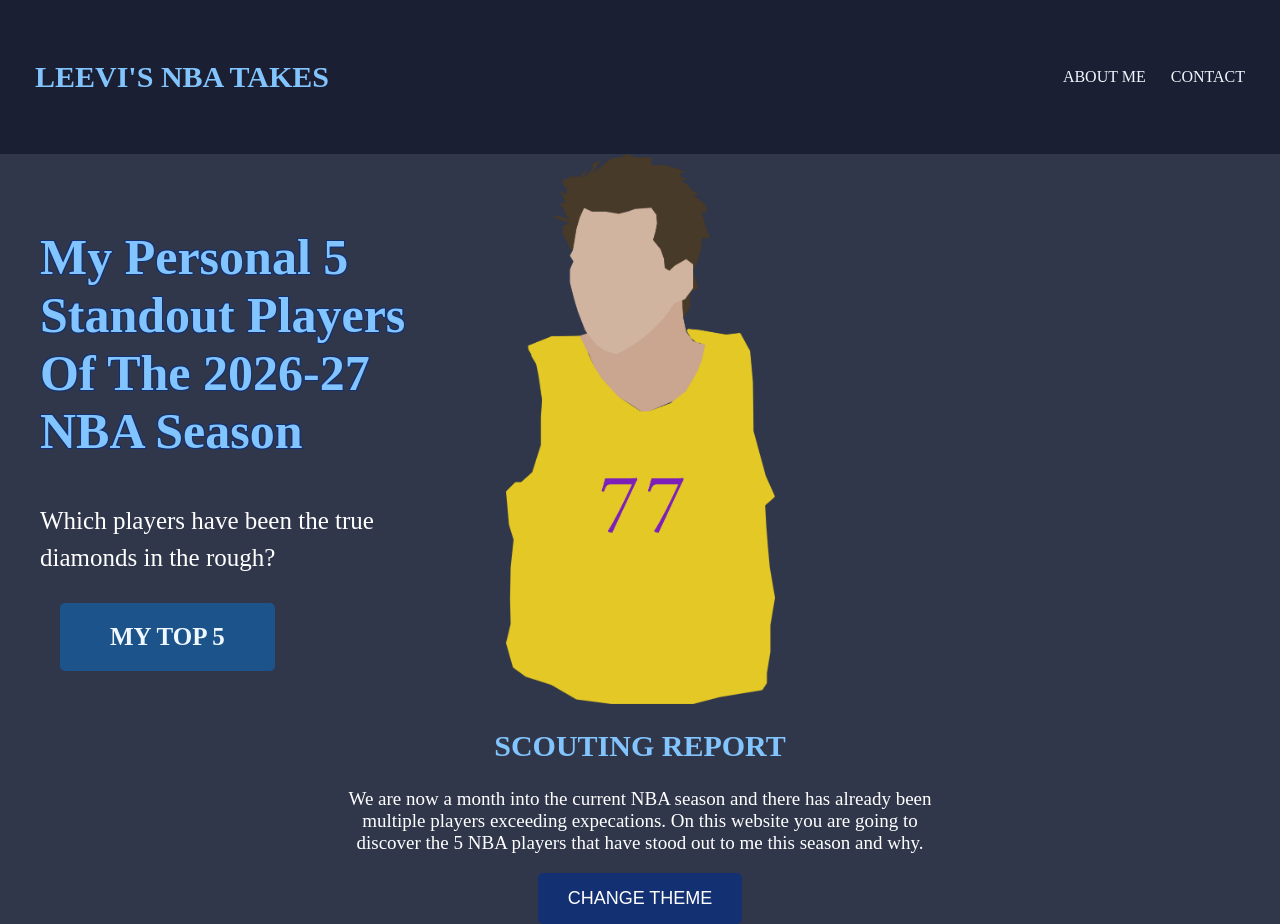
<file: index.html>
<!DOCTYPE html>
<html lang="en">
<head>
    <meta charset="UTF-8">
    <meta name="viewport" content="width=device-width, initial-scale=1.0">
    <title>Leevi's NBA Takes</title>
    <link rel="stylesheet" href="style.css">
    <link rel="icon" type="image/jpg" href="Website icon.jpg">

</head>

<body>

  <!-- Navigationsmeny längst upp på hemsidan med hemsidans namn och länkar till andra sidor. -->
    <nav>
<h2>LEEVI'S NBA TAKES</h2>

<div class="nav-links">
    <a href="about me.html" >ABOUT ME</a>
    <a href="kontakt.html" >CONTACT</a>



    </div>
    </nav>


<section class="burgers">


    <!-- Huvudrubrik for själva "content" och kort underrubrik-->
<div class="burgers-text" >

    <h1>My Personal 5 Standout Players Of The 2026-27 NBA Season</h1>
<p>
    Which players have been the true diamonds in the rough?

</p>


<!-- En klickbar knapp som tar besökaren till sidan MY TOP 5. -->
<a href="my top 5.html" class="button">
MY TOP 5
</a>
</div>
</section>


<!-- Introduktionssektion med en rubrik, en kort beskrivning av hemsidan och en knapp för att byta tema. -->
<section class="intro">

    

    <h2>SCOUTING REPORT</h2>

    <p>
    
    We are now a month into the current NBA season and there has already been multiple players exceeding expecations.
   On this website you are going to discover the 5 NBA players that have stood out to me this season and why.

    </p>

<!-- JavaScript som gör det möjligt att växla mellan ljust och mörkt tema genom att klicka på knappen. -->

    <button onclick="changetheme()">CHANGE THEME</button>


<script>

    function changetheme() {

    document.body.classList.toggle("dark-theme");

    if (document.body.classList.contains("dark-theme")) {
        localStorage.setItem("theme", "dark");
    } else {
        localStorage.setItem("theme", "blue");
    }

}

if (localStorage.getItem("theme") == "dark") {
    document.body.classList.add("dark-theme");
}
   
</script>

</section>

</body>
</html>
</file>
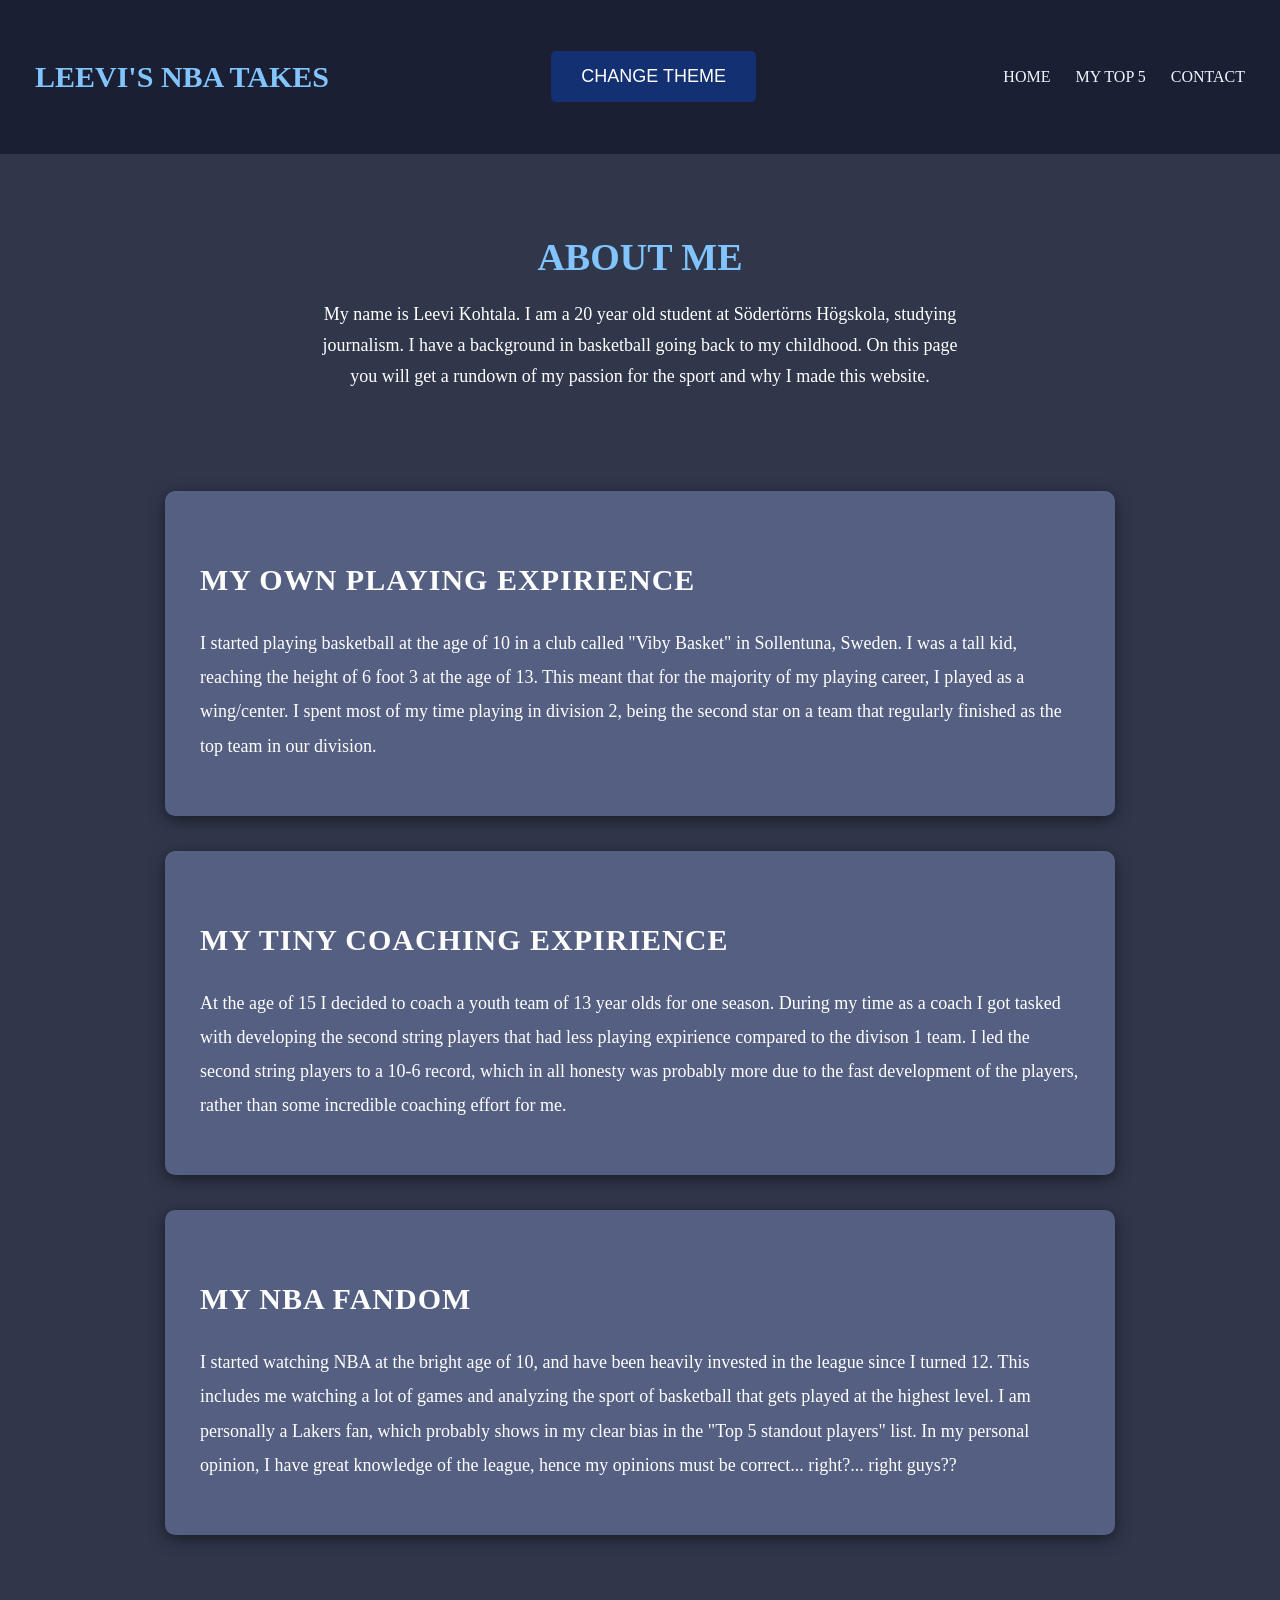
<file: about me.html>
<!DOCTYPE html>
<html lang="en">
<head>
    <meta charset="UTF-8">
    <meta name="viewport" content="width=device-width, initial-scale=1.0">
    <title>About Me</title>
    <link rel="stylesheet" href="style.css">
    <link rel="icon" type="image/jpg" href="Website icon.jpg">
</head>

<body>

    <!-- Navigationsmeny med hemsidans namn, temaknapp och länkar till andra sidor -->
     <nav>
<h2>LEEVI'S NBA TAKES</h2>

<button onclick="changetheme()">CHANGE THEME</button>

<div class="nav-links">
    <a href="index.html">HOME</a>
    <a href="my top 5.html" >MY TOP 5</a>
    <a href="kontakt.html" >CONTACT</a>



    </div>
    
    </nav>


<!-- Introduktionssektion med rubriken ABOUT ME och en kort presentation av mig själv -->
    <section class="players-intro">

<h1>ABOUT ME</h1>

<p>
   My name is Leevi Kohtala. I am a 20 year old student at Södertörns Högskola, studying journalism.
   I have a background in basketball going back to my childhood. On this page you will get a rundown of
   my passion for the sport and why I made this website.
</p>
</section>

<!-- Sektion som innehåller tre separata informationskort om min bakgrund och mitt basketintresse -->
<section class="about-me-list">

    <div class="about-me-card">
 <h2>MY OWN PLAYING EXPIRIENCE</h2>

 <p>
    I started playing basketball at the age of 10 in a club called "Viby Basket" in Sollentuna, Sweden. I was a tall kid, reaching the height of 6 foot 3 at the age of 13.
    This meant that for the majority of my playing career, I played as a wing/center. I spent most of my time playing in division 2, being the second star on a team
    that regularly finished as the top team in our division.

 </p>
</div>

<div class="about-me-card">

    <h2>MY TINY COACHING EXPIRIENCE</h2>

    <p>
        At the age of 15 I decided to coach a youth team of 13 year olds for one season. During my time as a coach I got tasked with
        developing the second string players that had less playing expirience compared to the divison 1 team. I led the second string players to
        a 10-6 record, which in all honesty was probably more due to the fast development of the players, rather than some incredible coaching effort for me.


    </p>


</div>


<div class="about-me-card">

    <h2>MY NBA FANDOM</h2>

    <p>
        I started watching NBA at the bright age of 10, and have been heavily invested in the league since I turned 12. This includes me watching a lot of games
        and analyzing the sport of basketball that gets played at the highest level. I am personally a Lakers fan, which probably shows in my clear bias in the "Top 5
        standout players" list. In my personal opinion, I have great knowledge of the league, hence my opinions must be correct... right?... right guys??


    </p>


</div>
</section>


<!-- JavaScript som gör det möjligt att växla mellan ljust och mörkt tema -->
<script>

    function changetheme() {

    document.body.classList.toggle("dark-theme");

    if (document.body.classList.contains("dark-theme")) {
        localStorage.setItem("theme", "dark");
    } else {
        localStorage.setItem("theme", "blue");
    }

}

if (localStorage.getItem("theme") == "dark") {
    document.body.classList.add("dark-theme");
}

</script>

</body>
</html>
</file>
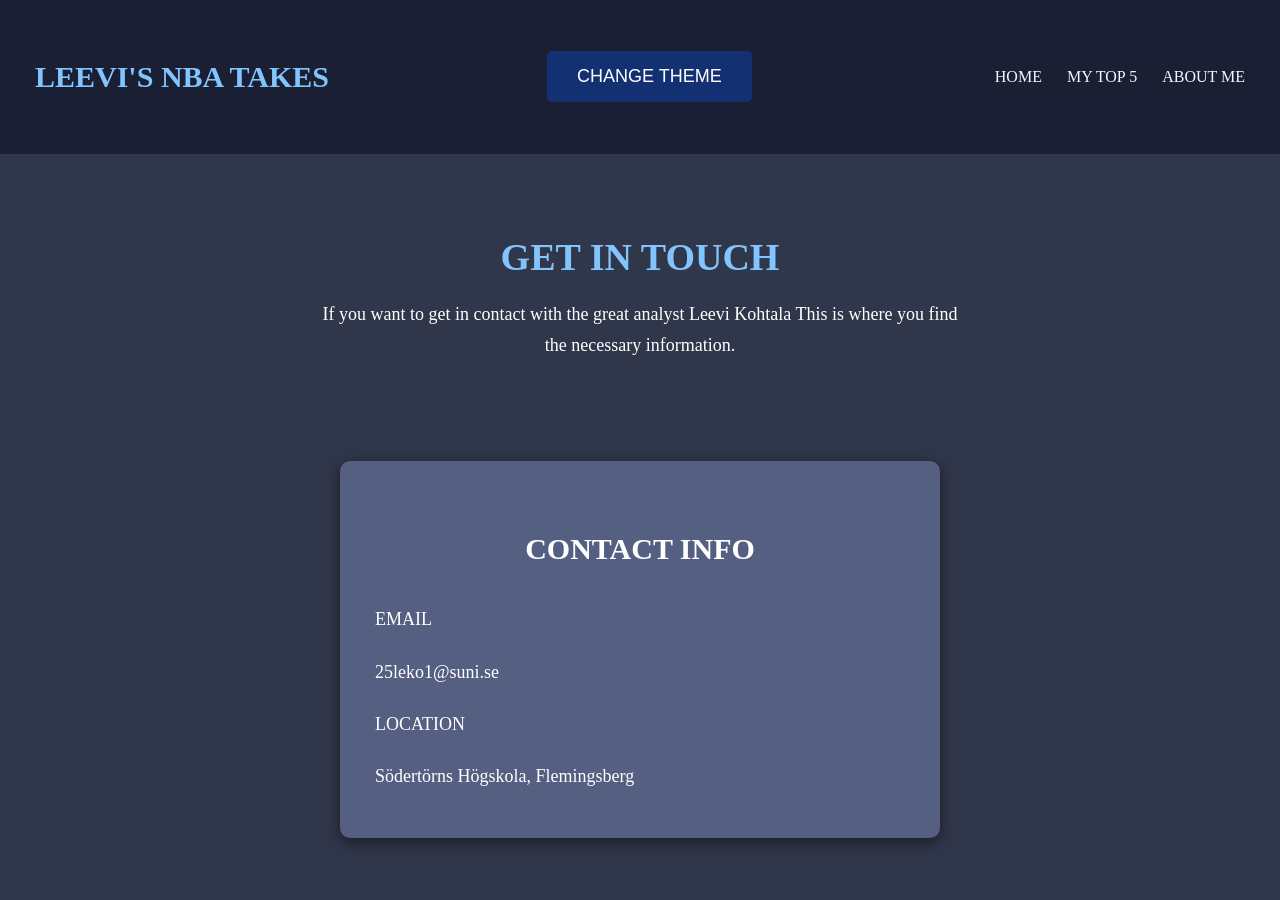
<file: kontakt.html>
<!DOCTYPE html>
<html lang="en">
<head>
    <meta charset="UTF-8">
    <meta name="viewport" content="width=device-width, initial-scale=1.0">
    <title>Contact Me</title>
    <link rel="stylesheet" href="style.css">
    <link rel="icon" type="image/jpg" href="Website icon.jpg">
</head>


<body>

     <!-- Navigationsmeny med hemsidans namn, temaknapp och länkar till andra sidor -->
    <nav>
        <h2>LEEVI'S NBA TAKES</h2>
        <button onclick="changetheme()">CHANGE THEME</button>

        <div class="nav-links">
            <a href="index.html">HOME</a>
            <a href="my top 5.html">MY TOP 5</a>
            <a href="about me.html">ABOUT ME</a>
        </div>
    </nav>

    
<!-- Introduktionssektion med rubrik och kort presentation av kontaktpersonen -->
<section class="players-intro">

    <h1>GET IN TOUCH</h1>

    <p>
        If you want to get in contact with the great analyst Leevi Kohtala
        This is where you find the necessary information.
        </p>

</section>


<!-- Sektion som innehåller kontaktinformation -->
<section class="contact-list">
    
<div class="contact-card">
    <h2>CONTACT INFO</h2>

    <p>EMAIL</p>

    <p>25leko1@suni.se</p>

    <p>LOCATION</p>

    <p>Södertörns Högskola, Flemingsberg</p>


</div>

</section>


<!-- JavaScript som gör det möjligt att byta mellan ljust och mörkt tema -->
<script>

    function changetheme() {

    document.body.classList.toggle("dark-theme");

    if (document.body.classList.contains("dark-theme")) {
        localStorage.setItem("theme", "dark");
    } else {
        localStorage.setItem("theme", "blue");
    }

}

if (localStorage.getItem("theme") == "dark") {
    document.body.classList.add("dark-theme");
}

</script>


</body>

</html>
</file>
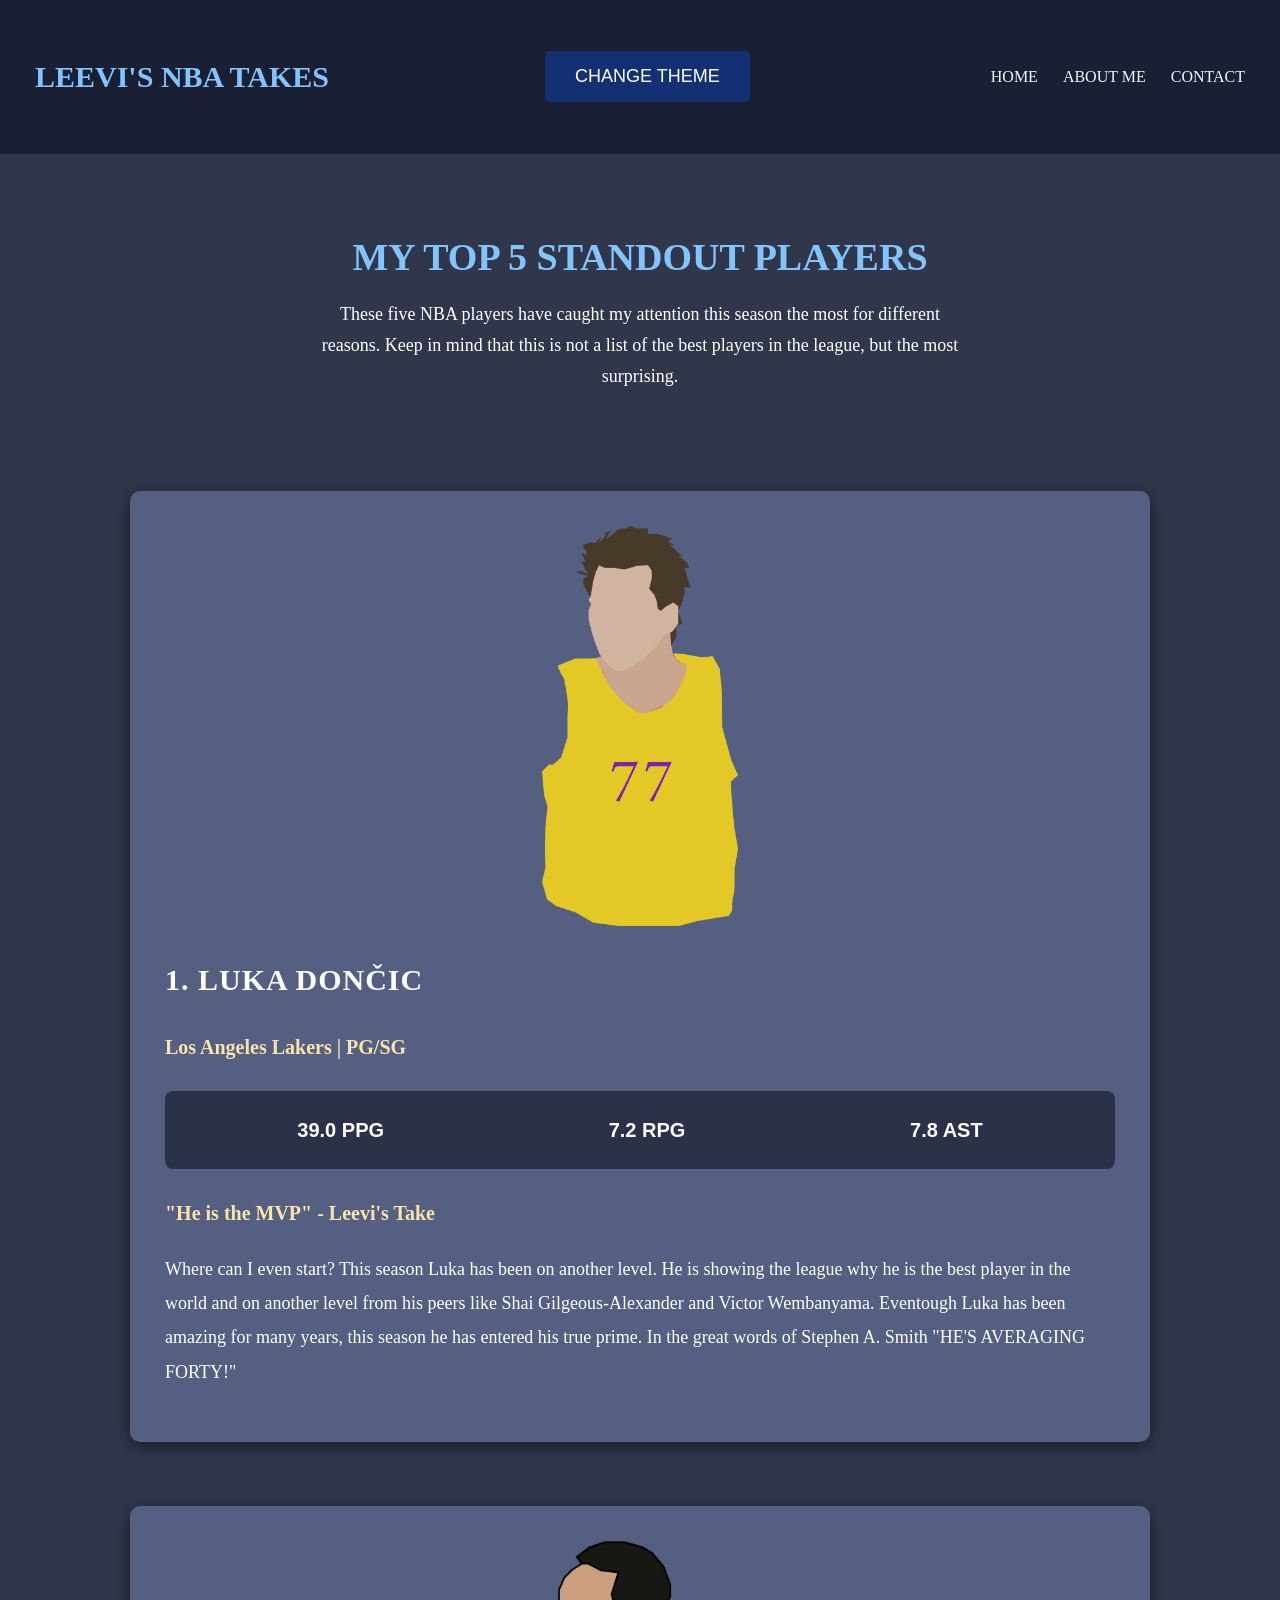
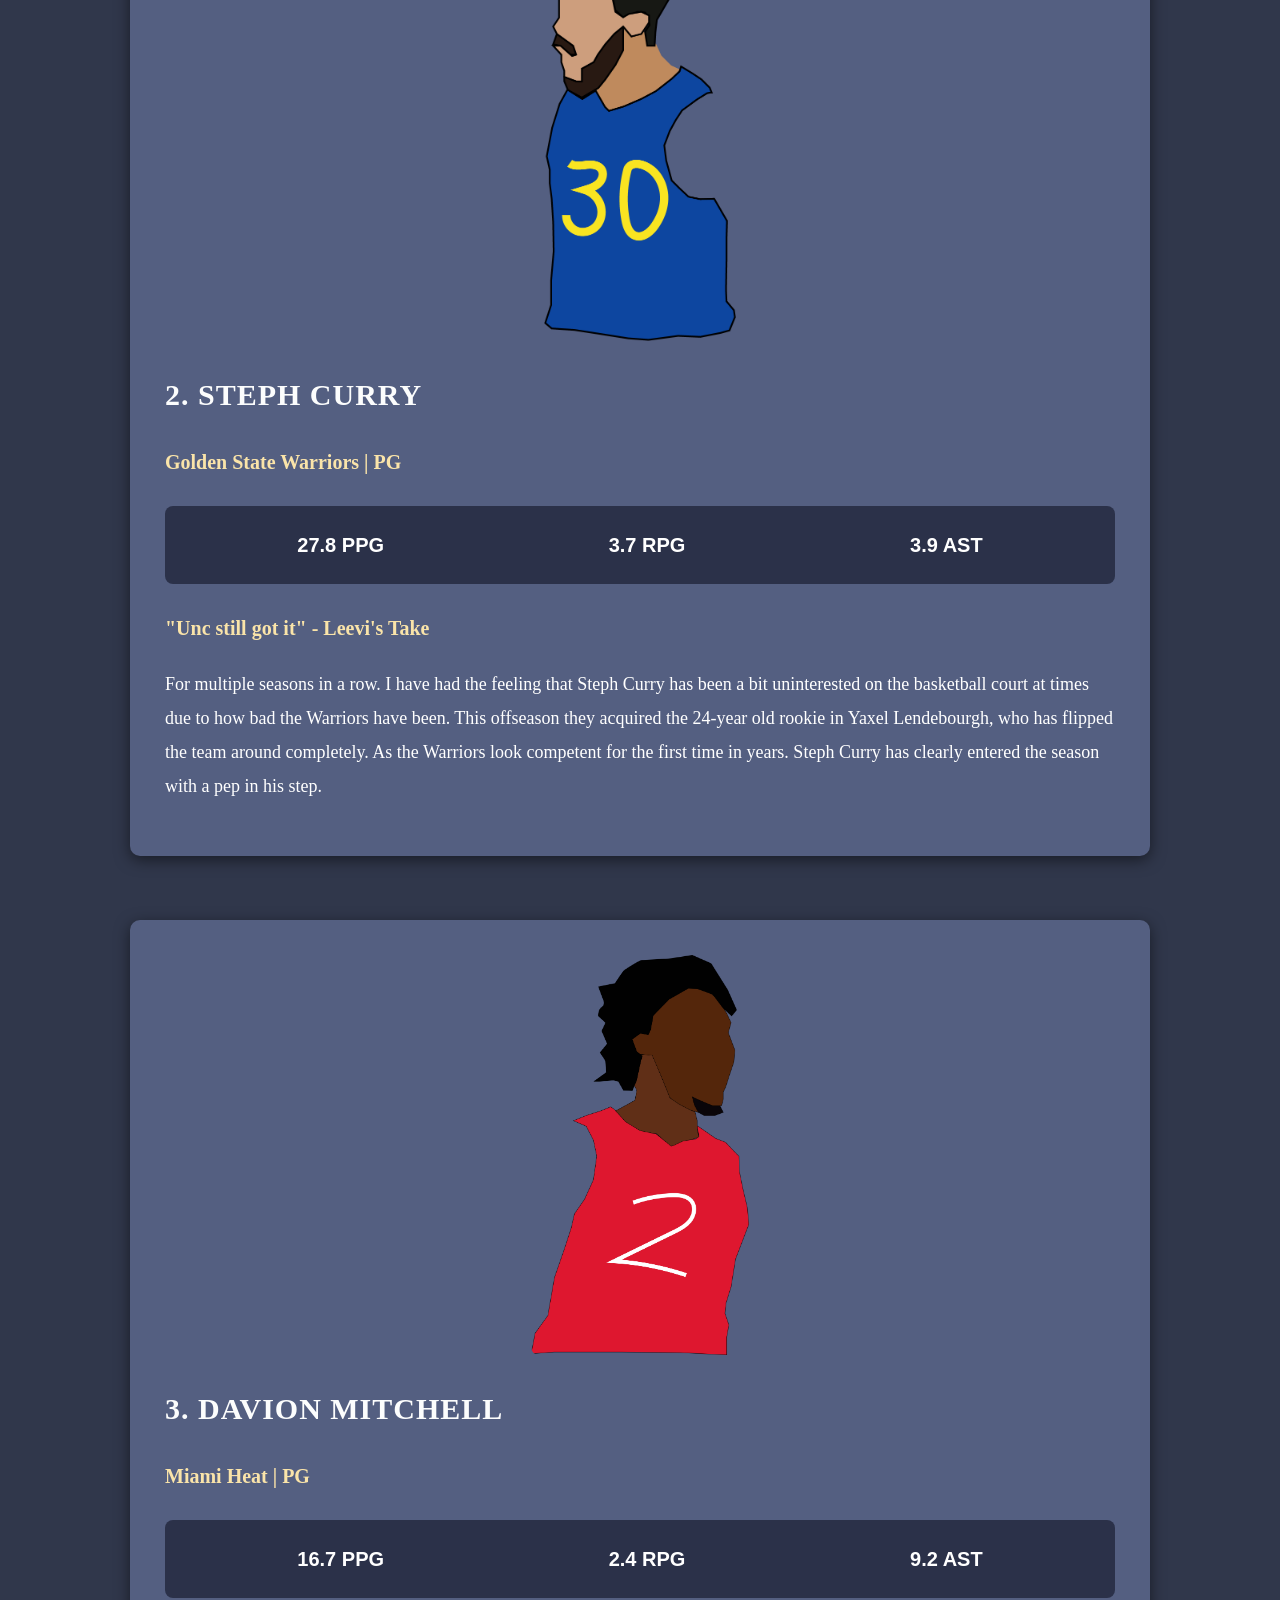
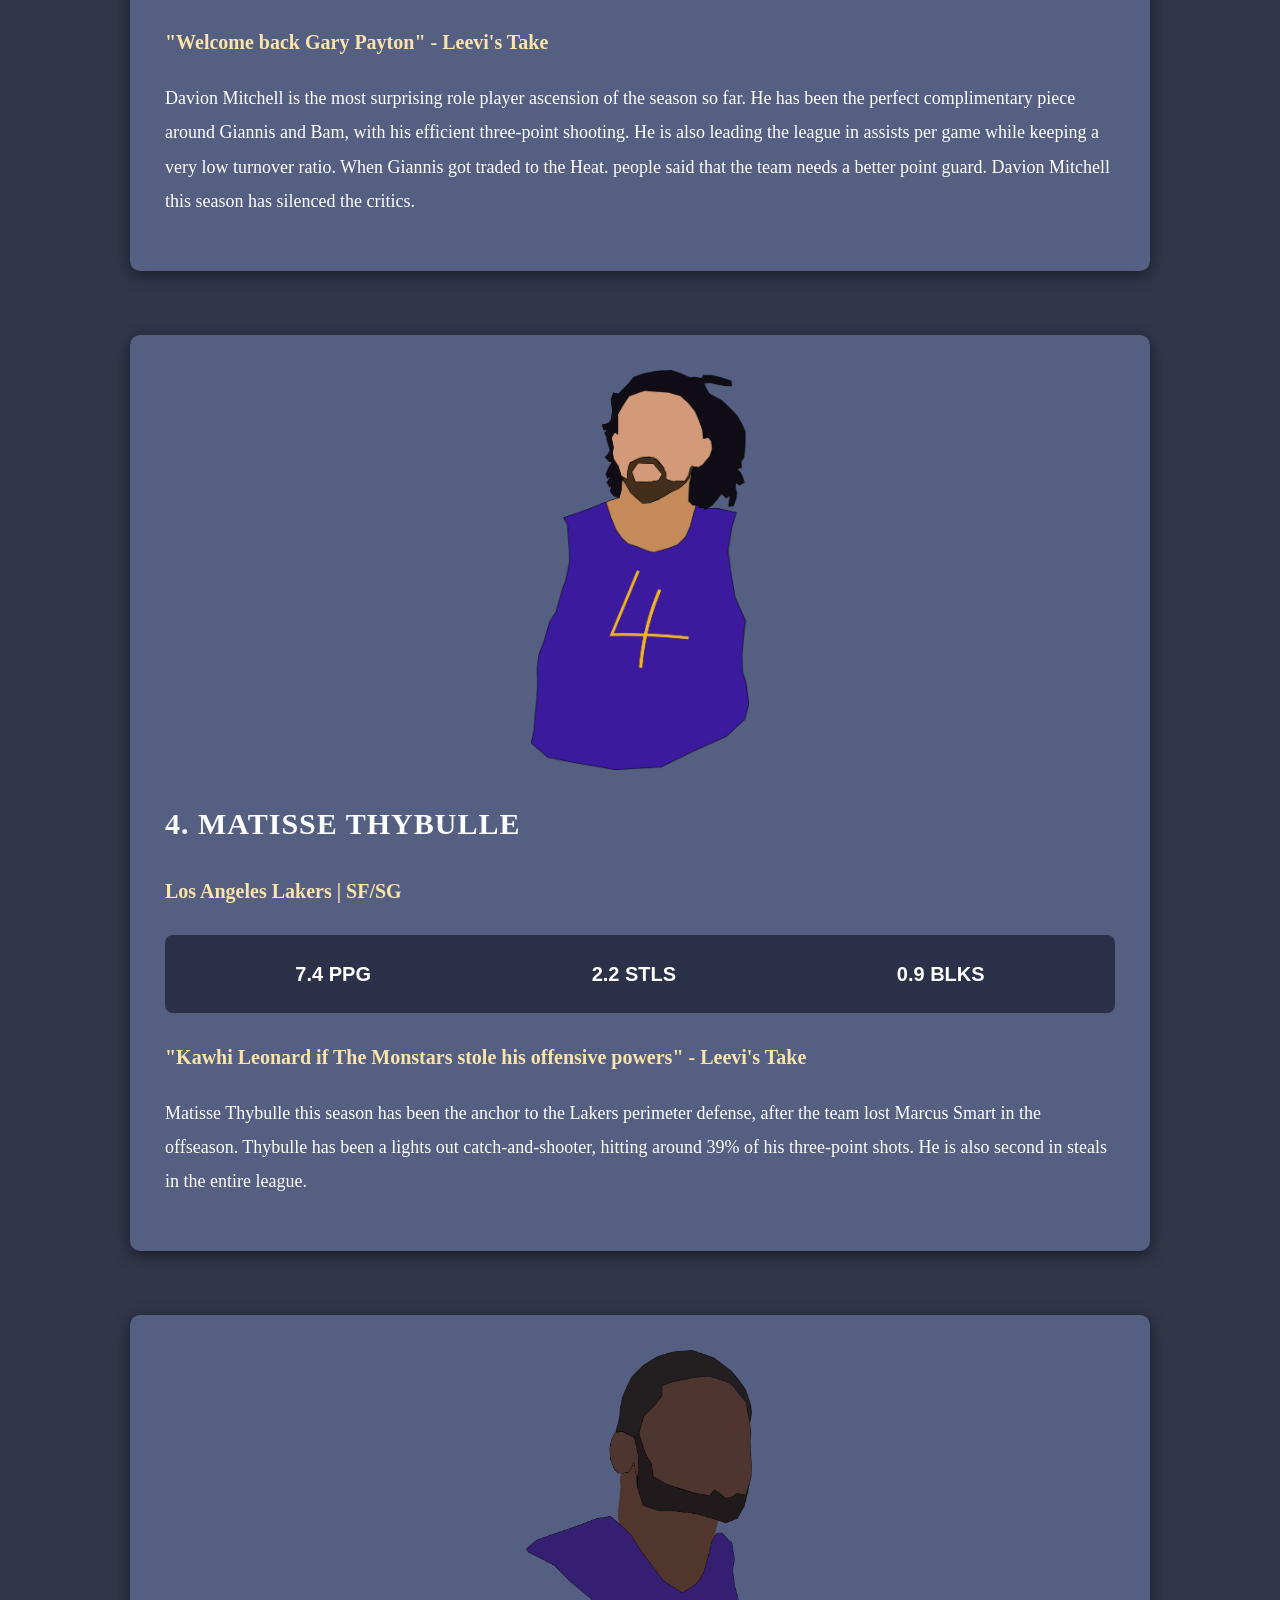
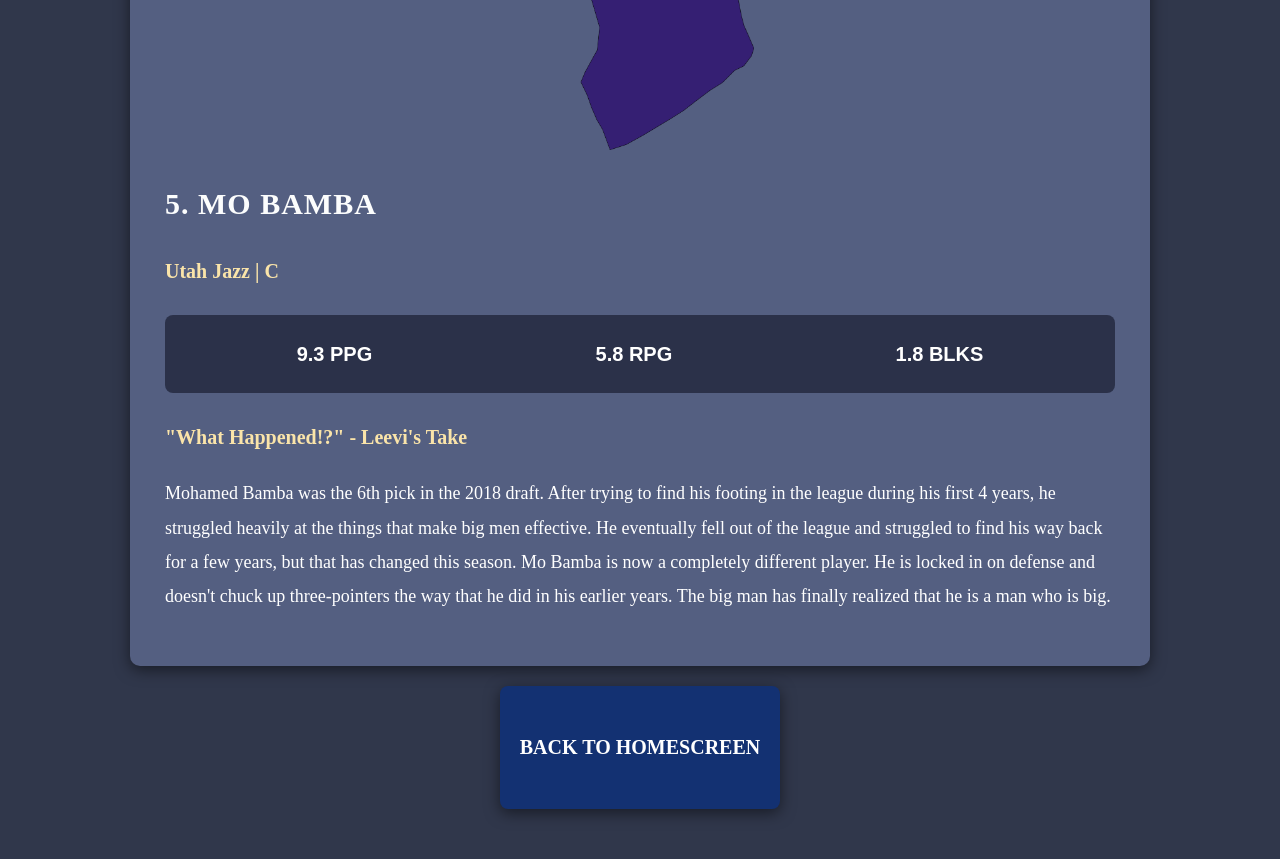
<file: my top 5.html>
<!DOCTYPE html>
<html lang="en">
<head>
    <meta charset="UTF-8">
    <meta name="viewport" content="width=device-width, initial-scale=1.0">
    <title>My Top 5 Standout Players</title>
    <link rel="stylesheet" href="style.css">
    <link rel="icon" type="image/jpg" href="Website icon.jpg">
</head>

<body>

    <!-- Navigationsmeny med hemsidans namn, temaknapp och länkar till andra sidor -->
    <nav>
    <h2>LEEVI'S NBA TAKES</h2>
    <button onclick="changetheme()">CHANGE THEME</button>

    <div class="nav-links">
        <a href="index.html">HOME</a>
        <a href="about me.html">ABOUT ME</a>
        <a href="kontakt.html" >CONTACT</a>

    </div>

    
 </nav>


 <!-- Introduktionssektion med rubrik och en kort förklaring av vad topplistan handlar om -->
 <section class="players-intro">

    <h1>MY TOP 5 STANDOUT PLAYERS</h1>

    <p>
        These five NBA players have caught my attention this season the most for different reasons.
        Keep in mind that this is not a list of the best players in the league, but the most surprising.

    </p>

 </section>


 <!-- Huvudsektion som innehåller informationskort för de fem utvalda NBA-spelarna -->
 <section class="players-list">


    <!-- Informationskort för Luka Dončić med bild, namn, lag, position, statistik och personlig analys -->
    <div class="player-card">
        <img src="luka drawing.png" alt="LUKA">

        <h2>1. LUKA DONČIC</h2>
        <h3>Los Angeles Lakers | PG/SG</h3>

    <div class="player-stats">
        <p>39.0 PPG</p>
        <p>7.2 RPG</p>
        <p>7.8 AST</p>
    </div>

        <h3>"He is the MVP" - Leevi's Take</h3>

        <p>
            Where can I even start? This season Luka has been on another level.
            He is showing the league why he is the best player in the world and on another level from his peers
            like Shai Gilgeous-Alexander and Victor Wembanyama. Eventough Luka has been amazing for many years, this season he has entered his true prime. In the great words of Stephen A. Smith
            "HE'S AVERAGING FORTY!"


        </p>


   





</div>

<p></p>
    <p></p>

    <!-- Informationskort för Steph Curry med bild, namn, lag, position, statistik och personlig analys -->
<div class="player-card">
    <img src="curry drawing.png" alt="Curry">


        <h2>2. STEPH CURRY</h2>
        <h3>Golden State Warriors | PG</h3>

    <div class="player-stats">
        <p>27.8 PPG</p>
        <p>3.7 RPG </p>
        <p>3.9 AST</p>
    </div>

        <h3>"Unc still got it" - Leevi's Take</h3>

        <p>
            For multiple seasons in a row. I have had the feeling that Steph Curry has been a bit uninterested on the basketball court at times due to how bad the Warriors have been.
            This offseason they acquired the 24-year old rookie in Yaxel Lendebourgh, who has flipped the team around completely.
            As the Warriors look competent for the first time in years. Steph Curry has clearly entered the season with a pep in his step.


        </p>


   





</div>

<p></p>
    <p></p>


    <!-- Informationskort för Davion Mitchell med bild, namn, lag, position, statistik och personlig analys -->
<div class="player-card">

       <img src="davion drawing.png" alt="davion">

        <h2>3. DAVION MITCHELL</h2>
        <h3>Miami Heat | PG</h3>

    <div class="player-stats">
        <p>16.7 PPG</p>
        <p>2.4 RPG </p>
        <p>9.2 AST</p>
    </div>

        <h3>"Welcome back Gary Payton" - Leevi's Take</h3>

        <p>
           Davion Mitchell is the most surprising role player ascension of the season so far. He has been the perfect complimentary piece around Giannis and Bam, with his efficient
           three-point shooting. He is also leading the league in assists per game while keeping a very low turnover ratio. When Giannis got traded to the Heat. people said that the
           team needs a better point guard. Davion Mitchell this season has silenced the critics.


        </p>



</div>

<p></p>
    <p></p>

    <!-- Informationskort för Matisse Thybulle med bild, namn, lag, position, statistik och personlig analys -->
<div class="player-card">

      <img src="matisse drawing.png" alt="matisse">

        <h2>4. MATISSE THYBULLE</h2>
        <h3>Los Angeles Lakers | SF/SG</h3>

    <div class="player-stats">
        <p>7.4 PPG</p>
        <p>2.2 STLS </p>
        <p>0.9 BLKS</p>
    </div>

        <h3>"Kawhi Leonard if The Monstars stole his offensive powers" - Leevi's Take</h3>

        <p>
           Matisse Thybulle this season has been the anchor to the Lakers perimeter defense, after the team lost Marcus Smart in the offseason.
           Thybulle has been a lights out catch-and-shooter, hitting around 39% of his three-point shots. He is also second in steals in the entire league.


        </p>



</div>

<p></p>
    <p></p>

    <!-- Informationskort för Mo Bamba med bild, namn, lag, position, statistik och personlig analys -->
<div class="player-card">

        <img src="Bamba drawing.png" alt="Mo">

        <h2>5. MO BAMBA</h2>
        <h3>Utah Jazz | C</h3>
        

    <div class="player-stats">
        <p>9.3 PPG</p>
        <p>5.8 RPG </p>
        <p>1.8 BLKS</p>
    </div>

        <h3>"What Happened!?" - Leevi's Take</h3>

        <p>
           Mohamed Bamba was the 6th pick in the 2018 draft. After trying to find his footing in the league during his first 4 years, he struggled heavily
           at the things that make big men effective. He eventually fell out of the league and struggled to find his way back for a few years, but that has changed this season.
           Mo Bamba is now a completely different player. He is locked in on defense and doesn't chuck up three-pointers the way that he did in his earlier years.
           The big man has finally realized that he is a man who is big.

        </p>



</div>

<!-- En knapp som tar besökaren tillbaka till första sidan -->
<a href="index.html" class="home-button">

    BACK TO HOMESCREEN
</a>
</section>

<!-- JavaScript som gör det möjligt att växla mellan ljust och mörkt tema -->
<script>

    function changetheme() {

    document.body.classList.toggle("dark-theme");

    if (document.body.classList.contains("dark-theme")) {
        localStorage.setItem("theme", "dark");
    } else {
        localStorage.setItem("theme", "blue");
    }

}

if (localStorage.getItem("theme") == "dark") {
    document.body.classList.add("dark-theme");
}

</script>

</html>
</file>
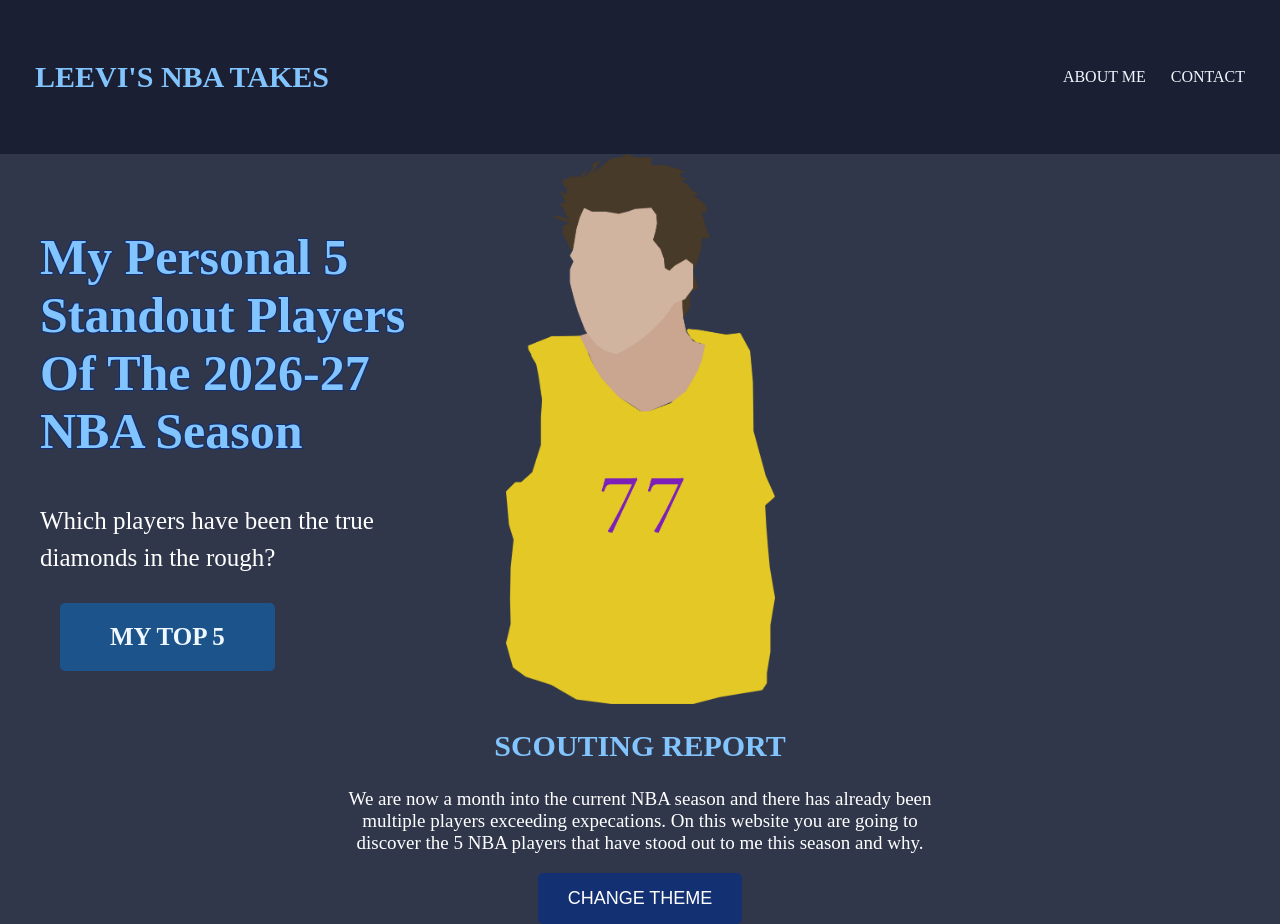
<file: start.html>
<!DOCTYPE html>
<html lang="en">
<head>
    <meta charset="UTF-8">
    <meta name="viewport" content="width=device-width, initial-scale=1.0">
    <title>Leevi's NBA Takes</title>
    <link rel="stylesheet" href="style.css">
</head>

<body>

    <nav>
<h2>LEEVI'S NBA TAKES</h2>

<div class="nav-links">
    <a href="about me.html" >ABOUT ME</a>
    <a href="kontakt.html" >CONTACT</a>



    </div>
    </nav>

<section class="burgers">

<div class="burgers-text" >

    <h1>My Personal 5 Standout Players Of The 2026-27 NBA Season</h1>
<p>
    Which players have been the true diamonds in the rough?

</p>

<a href="my top 5.html" class="button">
MY TOP 5
</a>
</div>
</section>

<section class="intro">

    

    <h2>SCOUTING REPORT</h2>

    <p>
    
    We are now a month into the current NBA season and there has already been multiple players exceeding expecations.
   On this website you are going to discover the 5 NBA players that have stood out to me this season and why.

    </p>

    <button onclick="changetheme()">CHANGE THEME</button>


<script>

    function changetheme() {

    document.body.classList.toggle("dark-theme");

    if (document.body.classList.contains("dark-theme")) {
        localStorage.setItem("theme", "dark");
    } else {
        localStorage.setItem("theme", "blue");
    }

}

if (localStorage.getItem("theme") == "dark") {
    document.body.classList.add("dark-theme");
}
   
</script>

</section>

</body>
</html>
</file>
<file: style.css>
/* Grundinställningar för hela hemsidan, t.ex bakgrundsfärg, textfärg och typsnitt */
body {
margin: 0;
background-color: rgb(48, 55, 75);
color: rgb(255, 255, 255);
font-family: 'Times New Roman', Times, serif;

}

/* Navigationsmenyns utseende och placering längst upp på hemsidan */
nav {

display: flex;
justify-content: space-between;
align-items: center;

padding: 35px;
background-color: rgb(27, 31, 51);
}

/* Hemsidans namn i navigationsmenyn */
nav h2 {
    color: rgb(130, 196, 253);
    font-size: 30px;
}

/* Bestämmer hur länkarna i navigationsmenyn placeras och hur mycket avstånd de har mellan sig */
.nav-links {
display: flex;
margin-left: 25px;
flex-direction: row;
gap: 25px;
}

/* Bestämmer färg och utseende på länkarna i navigationsmenyn */
.nav-links a{
    color: aliceblue;
    text-decoration: none;
}

/* Huvudsektion med bakgrundsbild och text på startsidan */
.burgers {

    height: 550px;
    
   position: relative;
   overflow: hidden;

    display: flex;
align-items: center;
}

/* Lägger till en bakgrundsbild bakom texten i huvudsektionen och gör den centrerad, utan att den dupliceras*/
.burgers::before {
    content:"" ;
    position: absolute;
    top: 0;
    margin: 0;
    width: 100%;
    height: 100%;

    background-image: url(luka\ drawing.png);
    background-size: contain;
    background-position: center;
    background-repeat: no-repeat;


}



/* Bestämmer placering och storlek på texten i huvudsektionen */
.burgers-text {
    position: relative;
    max-width: 380px;
    z-index: 1;
    padding-left: 40px;
}

/* Anpassar bakgrundsbilden genom att göra den suddigare på skärmar som är mindre än 1100 pixlar */
@media screen and (max-width: 1100px){
    .burgers::before{
    filter: blur(4px);
    }
}

/* Bestämmer utseende, storlek och färg på huvudrubriken i startsidans huvudsektion */
.burgers h1 {

    font-size: 50px;
    color: rgb(130, 196, 253);
    text-shadow: -1px -1px 0 #133172,
     1px -1px 0 #133172,
    -1px  1px 0 #133172,
     1px  1px 0 #133172;;
}

/* Bestämmer storlek och radavstånd på texten i huvudsektionen */
.burgers p {
    font-size: 25px;
    line-height: 1.5;
    max-width: 350px;
}

/* Utseende och placering för knapp */
.button {
    display: inline-block;

    background-color: rgba(8, 112, 202, 0.5);
    color: aliceblue;
    

    padding: 20px 50px;
    margin-top: 1px;
    margin-left: 20px;

    font-size: 25px;

    text-decoration: none;
    font-weight: bold;
    border-radius: 5px;
}

/* Gör knappen lite genomskinlig när besökaren håller muspekaren över den */
.button:hover {
    opacity: 0.8;
}

/* Introduktionssektionens placering och textjustering */
.intro {
text-align: center;

max-width: 600px;
margin: auto;
}

/* Utseende på rubriken i introduktionssektionen */
.intro h2 {
    font-size: 30px;
    color: rgb(130, 196, 253);
}

/* Bestämmer textstorleken i introduktionssektionen */
.intro p {
font-size: 19px;

}

/* Introduktionssektion som används på undersidorna */
.players-intro {
text-align: center;
padding: 50px 20px;
}

/* Utseende på huvudrubriken i introduktionssektionen på undersidorna */
.players-intro h1 {
    font-size: 38px;
    color: rgb(130, 196, 253);
    margin-bottom: 20px;
}

/* Bestämmer textstorlek, radavstånd och bredd på brödtexten */
.players-intro p {
   font-size: 18px ;
   max-width: 650px;
   line-height: 1.7;
  margin: auto;
}


/* Huvudsektion som placerar spelarkorten i en lodrät lista och centrerar dem */
.players-list {
    max-width: 1500px;
    width: 100%;
    padding: 50px 10%;
    margin: 0 auto;
    box-sizing: border-box;
    display: flex;
    flex-direction: column;
    align-items: center;
}

/* Bestämmer utseende, storlek, bakgrund och skugga för varje spelarkort */
.player-card {
    background-color:rgb(84, 95, 129) ;
    padding: 35px;
    max-width: 950px;
    margin-bottom: 0 auto 50px;
    border-radius: 10px;
    box-shadow: 0 4px 15px rgba(0,0,0,0.5);
}


/* Bestämmer storlek, placering och anpassning av bilderna i spelarkorten */
.player-card img {
    size: 30%;
    height: 400px;
    object-fit: contain;
    border-radius: 8px;
    margin: 0 auto 15px;
    display: block;
    object-position: center;
    


}

/* Bestämmer utseende på spelarnas namn och rubriker i spelarkorten */
.player-card h2 {
    font-size: 30px;
    color: rgb(252, 253, 253);
    margin-bottom: 8px;
    letter-spacing: 1px;
}

/* Bestämmer utseende på underrubrikerna i spelarkorten, exempelvis lag och position */
.player-card h3 {
    color: rgb(250, 228, 169);
    font-size: 20px;
    margin-bottom: 20px;
}

/* Statistiksektion som placerar spelarstatistiken bredvid varandra i en egen ruta */
.player-stats {
    display: flex;
    justify-content: space-around;
    background-color: rgba(27, 31, 51,0.7);
    padding: 20px;
    border-radius: 8px;
    margin: 25px 0;
}

/* Bestämmer textfärg, storlek och typsnitt för statistiken */
.player-stats p {
    color: rgb(255, 255, 255);
    font-size: 20px;
    font-weight: bold;
    margin: 0;
    font-family: sans-serif;

}

/* Bestämmer textfärg, radavstånd och textstorlek för innehållet i spelarkorten */
.player-card {
    color: rgb(255, 255, 255);
    line-height: 1.9;
    font-size: 18px;

}

/* Anpassar spelarkorten och textstorlekarna för mindre skärmar, exempelvis mobiltelefoner */
@media (max-width: 600px) {

    .players-list {
        padding: 25px 5%;
    }

    .player-card {
        padding: 20px;
    }

    .player-card img {
        height: 250px;
    }

    .players-intro h1 {
        font-size: 27px;
    }

    .player-stats p {
        font-size: 15px;
    }

}

/* Utseende och placering för knappen som tar besökaren tillbaka till startsidan */
.home-button {
display: inline-block;
background-color: #133172;
color: rgb(255, 255, 255);

padding: 50px 20px;
margin-top: 20px;
font-size: 20px;
text-decoration: none;
font-weight: bold;
border-radius: 8px;
box-shadow:0 4px 15px rgba(0,0,0,0.5) ;
}

/* Gör knappen lite genomskinlig när besökaren håller muspekaren över den */
.home-button:hover{
    opacity: 0.8;
}

/* Huvudsektion som placerar informationskorten på ABOUT ME-sidan och väljer en del av deras propotioner */
.about-me-list {
max-width: 1500px;
width: 100%;
padding: 50px 10%;
margin: 0 auto;
box-sizing: border-box;
display: flex;
flex-direction: column;
box-sizing: border-box;
align-items: center;
}


/* Bestämmer utseende, storlek, bakgrund och text för informationskorten på ABOUT ME-sidan */
.about-me-card {
background-color:rgb(84, 95, 129) ;
padding: 35px;
max-width: 950px;
width: 100%;
box-sizing: border-box;
margin-bottom: 35px;
border-radius: 10px;


box-shadow: 0 4px 15px rgba(0,0,0,0.5);
color: white;
line-height: 1.9;
font-size: 18px;
}

/* Bestämmer utseendet på rubrikerna i informationskorten på ABOUT ME-sidan */
.about-me-card h2 {
    font-size: 30px;
    color: #fdfdfd;
    margin-bottom: 8px;
    letter-spacing: 1px;
}

/* Huvudsektion som placerar kontaktkortet i mitten av CONTACT-sidan */
.contact-list {
    max-width: 1500px;
    width: 100%;
    padding: 50px 20px;
    margin: 0 auto;
    display: flex;
    flex-direction: column;

    align-items: center;
    box-sizing: border-box;
}

/* Bestämmer utseende, storlek och bakgrund för kontaktkortet */
.contact-card {
    background-color:rgb(84, 95, 129) ;
    padding: 35px;
    max-width: 600px;
    width: 100%;
    box-sizing: border-box;
    border-radius: 10px;
    box-shadow: 0 4px 15px rgba(0,0,0,0.5);
    color: white;
    line-height: 1.9;
    font-size: 18px;

}

/* Bestämmer utseende och centrering av rubriken i kontaktkortet */
.contact-card h2{
    text-align: center;
    font-size: 30px;
    margin-bottom: 25px;
}


/* Bestämmer avståndet mellan styckena med kontaktinformation */
.contact-card p {
margin-bottom: 10px;
}


/* Bestämmer det grundläggande utseendet och placeringen för hemsidans knappar */
button {
    background-color: #133172;
    color: white;
    padding: 15px 30px;
    border: none;
    border-radius: 5px;
    font-size: 18px;
    cursor: pointer;
    margin-bottom: 0;
    position: static;
    transform: none;
}

/* Gör knapparna lite genomskinliga när besökaren håller muspekaren över dem */
button:hover {
    opacity: 0.8;
}

/* Delen som fixar mörkt tema på olika delar av hemsidan, för att skapa lite kontrast */
.dark-theme {
    background-color: #272727;
}

.dark-theme nav {
    background-color: #0f0f0f;
}

.dark-theme .player-card,
.dark-theme .about-me-card,
.dark-theme .contact-card {
    background-color: #474747;
}

.dark-theme .player-stats {
    background-color: #1f1f1f;
}




/* Anpassar navigationsmenyn och knappen för mobiltelefoner */
@media (max-width: 600px) {

    nav {
        flex-direction: column;
        gap: 15px;
        padding: 20px;
    }

    nav h2 {
        font-size: 23px;
    }

    .nav-links {
        margin-left: 0;
        gap: 15px;
        flex-wrap: wrap;
        justify-content: center;
    }

    button {
        font-size: 14px;
        padding: 10px 18px;
    }

}
</file>
